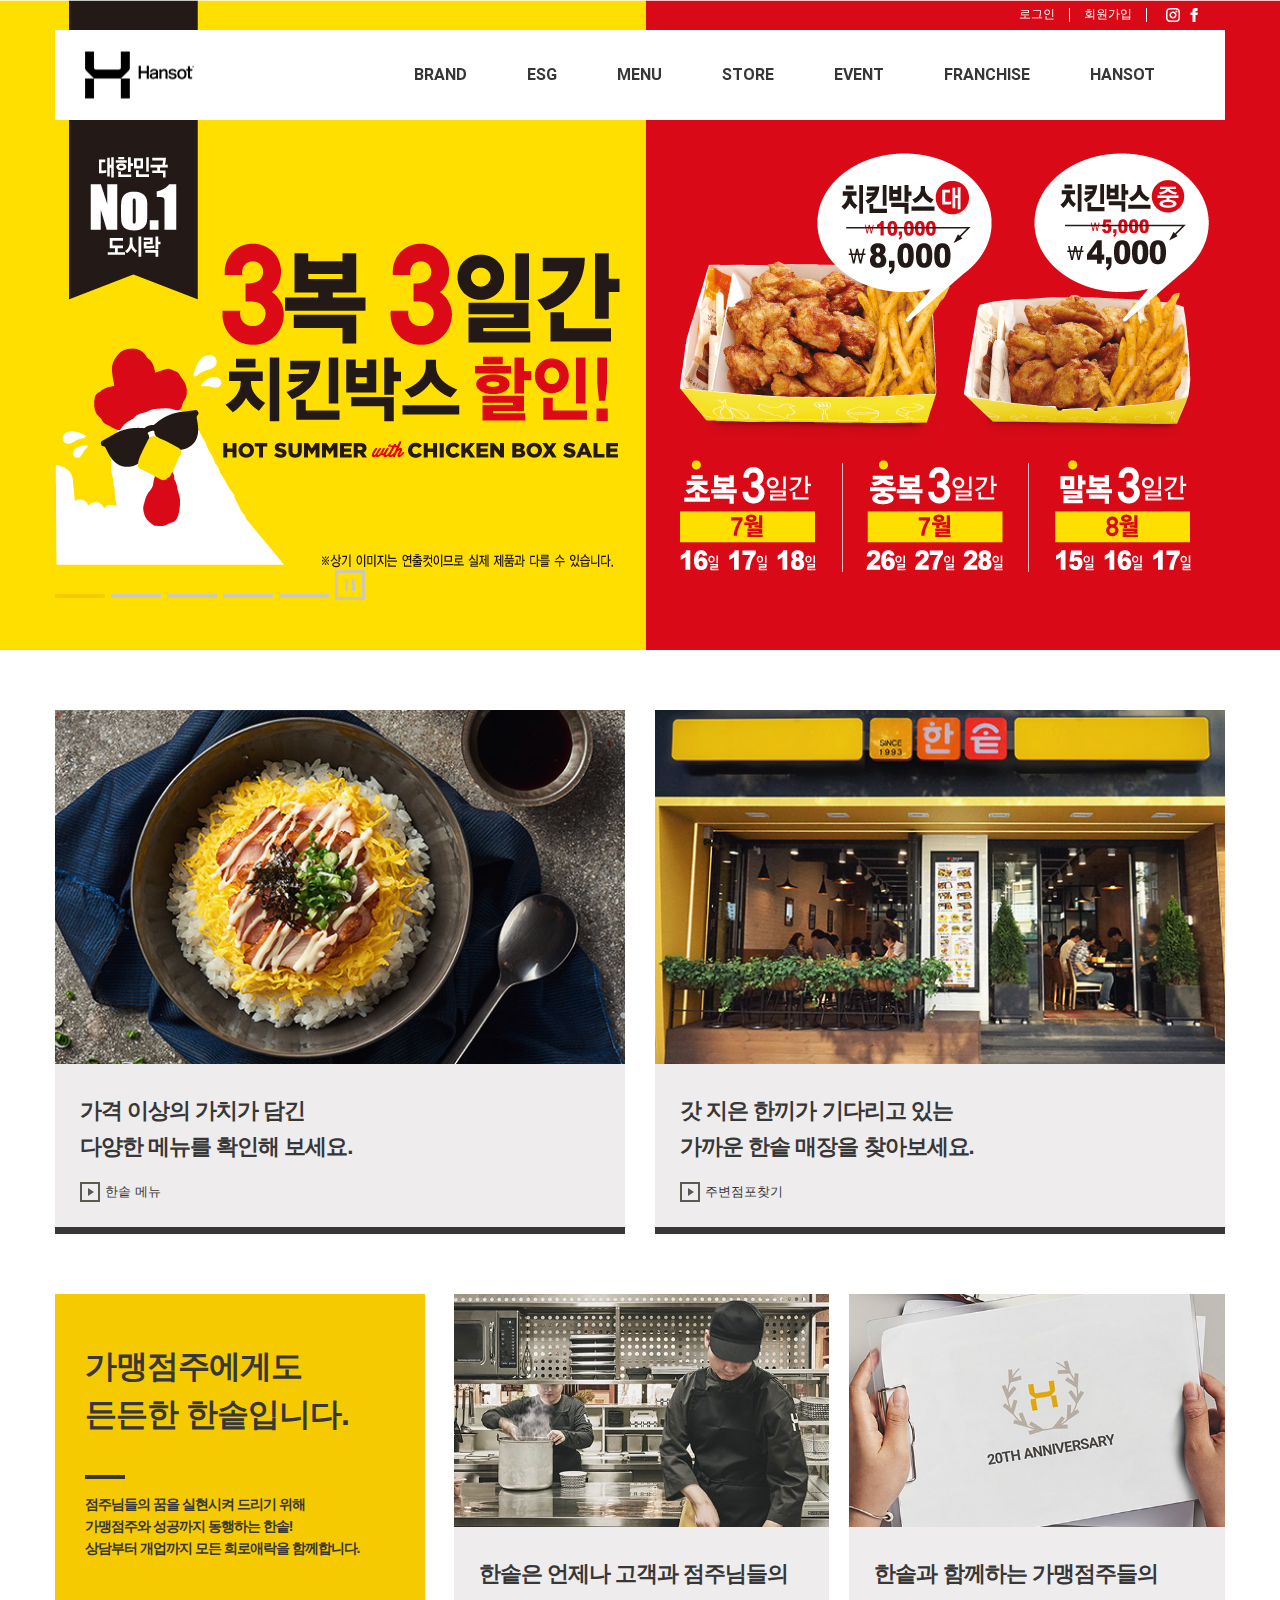
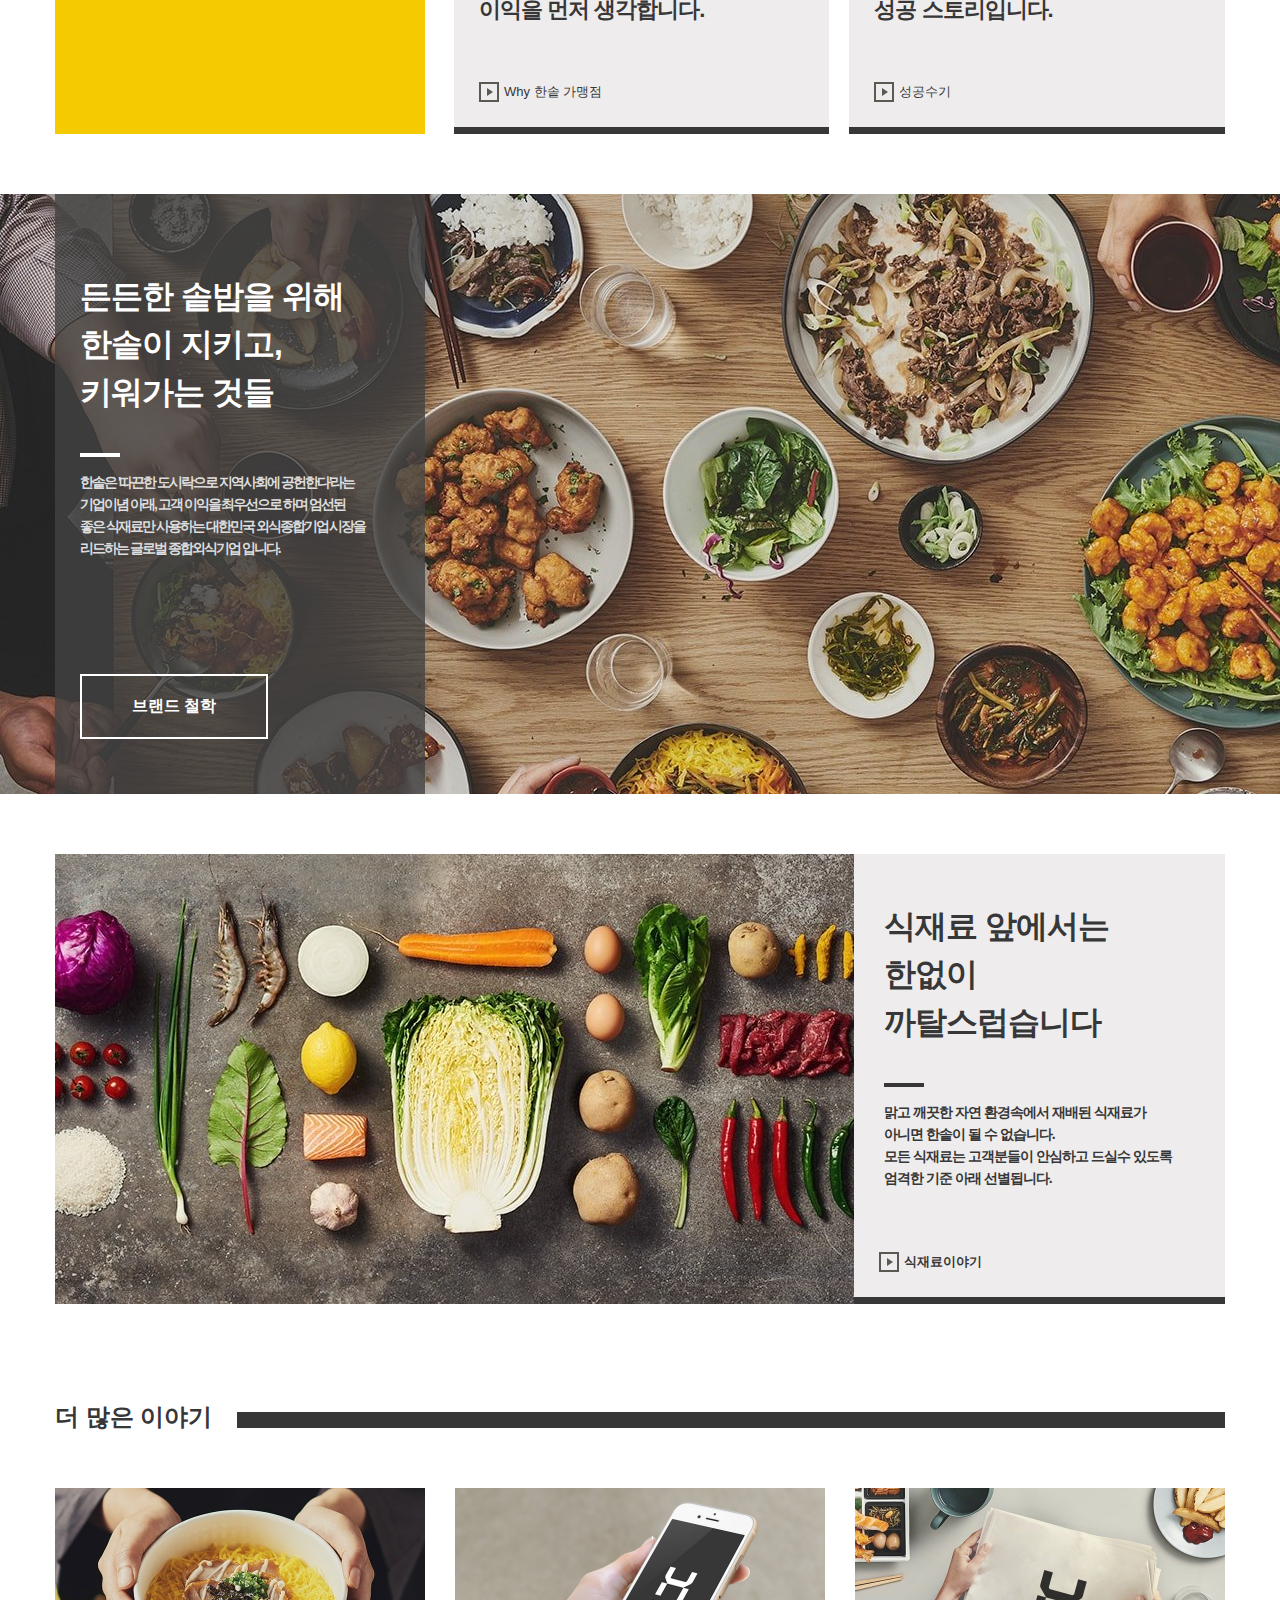
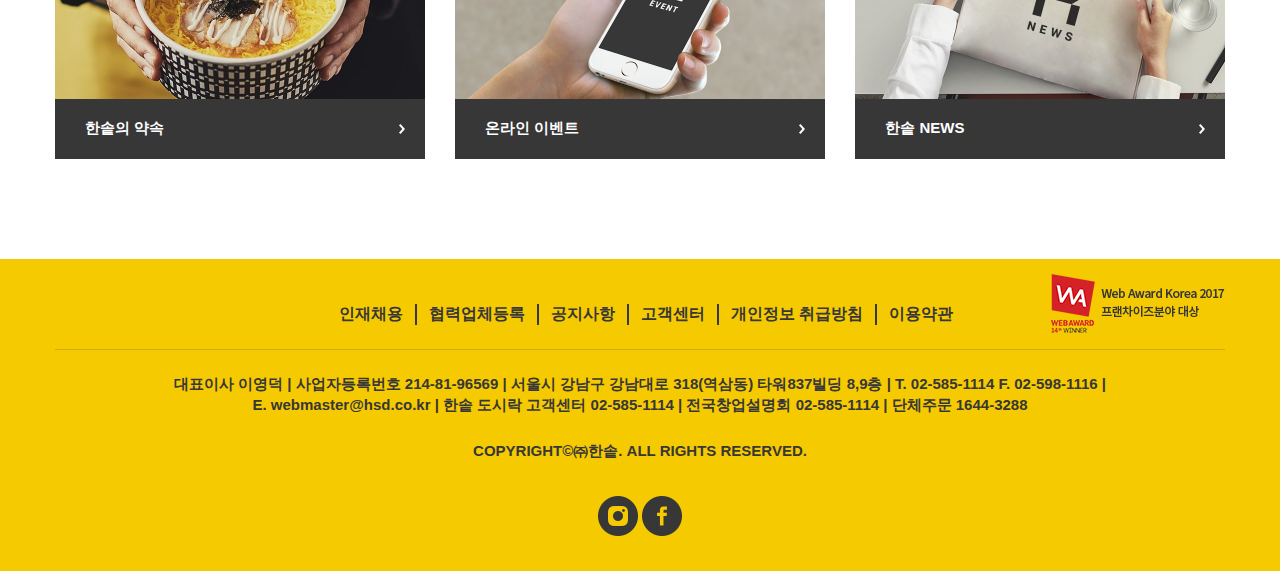
<file: hsd/index.html>
<!DOCTYPE html>
<html lang="ko">
<head>
  <meta charset="UTF-8">
  <meta http-equiv="X-UA-Compatible" content="IE=edge">
  <meta name="viewport" content="width=device-width, initial-scale=1.0">
  <title>한솥도시락clone_coding</title>
  
  <!-- css -->
  <link rel="stylesheet" type="text/css" href="css/reset.css">
  <link rel="stylesheet" type="text/css" href="css/index.css">
  <link rel="stylesheet" type="text/css" href="css/slick.css">

  <!-- js -->
  <script src="js/jquery-1.12.4.min.js"></script>
  <script src="js/jquery-ui-1.12.1.min.js"></script>
  <script src="js/slick.js"></script>
  <script src="js/common.js"></script>
  
</head>
<body>
  <ul class="skipMenu">
    <li>
      <a href="#" title="본문 바로가기">본문 바로가기</a>
    </li>
    <li>
      <a href="#" title="컨텐츠 바로가기">컨텐츠 바로가기</a>
    </li>
    <li>
      <a href="#" title="하단 바로가기">하단 바로가기</a>
    </li>
  </ul>
  <header class="headerWrap">
    <div class="headerInner">
      <div class="tNav">
        <div class="tNavList">
          <ul class="loginWrap">
            <li>
              <a href="#" title="로그인 페이지로 이동">로그인</a>
            </li>
            <li>
              <a href="#" title="회원가입 페이지로 이동">회원가입</a>
            </li>
          </ul>
          <ul class="snsWrap">
            <li>
              <a href="#" title="인스타그램 페이지로 이동">인스타그램</a>
            </li>
            <li>
              <a href="#" title="페이스북 페이지로 이동">페이스북</a>
            </li>
          </ul>
        </div>
      </div>
      <div class="bNav">
        <h1 class="logo">
          <a href="#" title="메인홈으로 이동">
            <img src="images/common/h1_logo.png" alt = "한솥도시락" class="pc">
            <img src="images/common/bg_w_h1_logo.png" alt = "한솥도시락" class="pc2">
            <img src="images/common/m_h1_logo.png" alt = "한솥도시락" class="mobile">
          </a>
        </h1>
        <nav class="gnb">
          <ul class="mainMenu">
            <li>
              <a href="#" title="브랜드 메인메뉴">BRAND</a>
              <ul class="subMenu">
                <li><a href="#" title="브랜드 스토리 새 창 열기">브랜드 스토리</a></li>
                <li><a href="#" title="브랜드 철학 새 창 열기">브랜드 철학</a></li>
                <li><a href="#" title="브랜드 유산 새 창 열기">브랜드 유산</a></li>
              </ul>
            </li>
            <li>
              <a href="#" title="ESG 메인메뉴">ESG</a>
              <ul class="subMenu">
                <li><a href="#" title="ESG경영이란? 새 창 열기">ESG경영이란?</a></li>
                <li><a href="#" title="환경보호(Environment) 새 창 열기">환경보호(Environment)</a></li>
                <li><a href="#" title="사회공헌(Social) 새 창 열기">사회공헌(Social)</a></li>
                <li><a href="#" title="윤리경영(Governance)">윤리경영(Governance)</a></li>
                <li><a href="#" title="세계40대 브랜드 선정">세계40대 브랜드 선정</a></li>
              </ul>
            </li>
            <li>
              <a href="#" title="MENU 메인메뉴">MENU</a>
              <ul class="subMenu">
                <li><a href="#" title="전체메뉴 새 창 열기">전체메뉴</a></li>
                <li><a href="#" title="식재료 이야기 새 창 열기">식재료 이야기</a></li>
                <li><a href="#" title="페루찬차마요커피 새 창 열기">페루찬차마요커피</a></li>
                <li><a href="#" title="단체 주문 새 창 열기">단체 주문</a></li>
              </ul>
            </li>
            <li>
              <a href="#" title="STORE 메인메뉴">STORE</a>
              <ul class="subMenu">
                <li><a href="#" title="주변점포찾기 새 창 열기">주변점포찾기</a></li>
              </ul>
            </li>
            <li>
              <a href="#" title="EVENT 메인메뉴">EVENT</a>
              <ul class="subMenu">
                <li><a href="#" title="이 달의 이벤트 새 창 열기">이 달의 이벤트</a></li>
                <li><a href="#" title="신규점 오픈이벤트 새 창 열기">신규점 오픈이벤트</a></li>
              </ul>
            </li>
            <li>
              <a href="#" title="FRANCHISE 메인메뉴">FRANCHISE</a>
              <ul class="subMenu">
                <li><a href="#" title="Why 한솥 가맹점 새 창 열기">Why 한솥 가맹점</a></li>
                <li><a href="#" title="성공수기 새 창 열기">성공수기</a></li>
                <li><a href="#" title="창업개설절차 새 창 열기">창업개설절차</a></li>
                <li><a href="#" title="예상 창업 비용 새 창 열기">예상 창업 비용</a></li>
                <li><a href="#" title="창업문의 새 창 열기">창업문의</a></li>
                <li><a href="#" title="창업설명회 일정·신청 새 창 열기">창업설명회 일정·신청</a></li>
              </ul>
            </li>
            <li>
              <a href="#" title="HANSOT 메인메뉴">HANSOT</a>
              <ul class="subMenu">
                <li><a href="#" title="한솥의 약속 새 창 열기">한솥의 약속</a></li>
                <li><a href="#" title="한솥의 비전 새 창 열기">한솥의 비전</a></li>
                <li><a href="#" title="연혁&수상 새 창 열기">연혁&수상</a></li>
                <li><a href="#" title="한솥 NEWS 새 창 열기">한솥 NEWS</a></li>
                <li><a href="#" title="오시는 길 새 창 열기">오시는 길</a></li>
                <li><a href="#" title="고객센터 새 창 열기">고객센터</a></li>
                <li><a href="#" title="인재채용 새 창 열기">인재채용</a></li>
              </ul>
            </li>
          </ul>
        </nav>
        <nav class="mobileNav">
          <ul class="mainMenu">
            <li>
              <a href="#" title="브랜드 메인메뉴">BRAND</a>
              <ul class="subMenu">
                <li><a href="#" title="브랜드 스토리 새 창 열기">브랜드 스토리</a></li>
                <li><a href="#" title="브랜드 철학 새 창 열기">브랜드 철학</a></li>
                <li><a href="#" title="브랜드 유산 새 창 열기">브랜드 유산</a></li>
              </ul>
            </li>
            <li>
              <a href="#" title="ESG 메인메뉴">ESG</a>
              <ul class="subMenu">
                <li><a href="#" title="ESG경영이란? 새 창 열기">ESG경영이란?</a></li>
                <li><a href="#" title="환경보호(Environment) 새 창 열기">환경보호(Environment)</a></li>
                <li><a href="#" title="사회공헌(Social) 새 창 열기">사회공헌(Social)</a></li>
                <li><a href="#" title="윤리경영(Governance) 새 창 열기">윤리경영(Governance)</a></li>
                <li><a href="#" title="세계40대 브랜드 선정 새 창 열기">세계40대 브랜드 선정</a></li>
              </ul>
            </li>
            <li>
              <a href="#" title="MENU 메인메뉴">MENU</a>
              <ul class="subMenu">
                <li><a href="#" title="전체메뉴 새 창 열기">전체메뉴</a></li>
                <li><a href="#" title="식재료 이야기 새 창 열기">식재료 이야기</a></li>
                <li><a href="#" title="페루찬차마요커피 새 창 열기">페루찬차마요커피</a></li>
                <li><a href="#" title="단체 주문 새 창 열기">단체 주문</a></li>
              </ul>
            </li>
            <li>
              <a href="#" title="STORE 메인메뉴">STORE</a>
              <ul class="subMenu">
                <li><a href="#" title="주변점포찾기 새 창 열기">주변점포찾기</a></li>
              </ul>
            </li>
            <li>
              <a href="#" title="EVENT 메인메뉴">EVENT</a>
              <ul class="subMenu">
                <li><a href="#" title="이 달의 이벤트 새 창 열기">이 달의 이벤트</a></li>
                <li><a href="#" title="신규점 오픈이벤트 새 창 열기">신규점 오픈이벤트</a></li>
              </ul>
            </li>
            <li>
              <a href="#" title="FRANCHISE 메인메뉴">FRANCHISE</a>
              <ul class="subMenu">
                <li><a href="#" title="Why 한솥 가맹점 새 창 열기">Why 한솥 가맹점</a></li>
                <li><a href="#" title="성공수기 새 창 열기">성공수기</a></li>
                <li><a href="#" title="창업개설절차 새 창 열기">창업개설절차</a></li>
                <li><a href="#" title="예상 창업 비용 새 창 열기">예상 창업 비용</a></li>
                <li><a href="#" title="창업문의 새 창 열기">창업문의</a></li>
                <li><a href="#" title="창업설명회 일정·신청 새 창 열기">창업설명회 일정·신청</a></li>
              </ul>
            </li>
            <li>
              <a href="#" title="HANSOT 메인메뉴">HANSOT</a>
              <ul class="subMenu">
                <li><a href="#" title="한솥의 약속 새 창 열기">한솥의 약속</a></li>
                <li><a href="#" title="한솥의 비전 새 창 열기">한솥의 비전</a></li>
                <li><a href="#" title="연혁&수상 새 창 열기">연혁&수상</a></li>
                <li><a href="#" title="한솥 NEWS 새 창 열기">한솥 NEWS</a></li>
                <li><a href="#" title="오시는 길 새 창 열기">오시는 길</a></li>
                <li><a href="#" title="고객센터 새 창 열기">고객센터</a></li>
                <li><a href="#" title="인재채용 새 창 열기">인재채용</a></li>
              </ul>
            </li>
          </ul>
        </nav>
        <div class="mobileBtn">
          <a href="#" title="모바일 메뉴버튼">
            <span class="line01"></span>
            <span class="line02"></span>
            <span class="line03"></span>
          </a>
        </div>
      </div>
    </div>
  </header> 
  <div class="visualWrap">
    <ul class="visualSlider">
      <li class="slider01"></li>
      <li class="slider02"></li>
      <li class="slider03"></li>
      <li class="slider04"></li>
      <li class="slider05"></li>
    </ul>
    <a href="#" title="재생/일시정지 버튼" class="pausePlayBtn"></a>
  </div>
  <div class="content01Wrap">
    <div class="content01Inner">
      <div class="tBanner">
        <ul class="clearfix">
          <li class="active">
            <a href="#" title="컨텐츠 페이지로 이동">
              <div class="tBannerImg">
                <img src="images/main/main_menu.jpg" alt="한솥 메뉴 이미지">
              </div>
              <div class="tBannerBox">
                <span class="tBannerTxt">가격 이상의 가치가 담긴</span>
                <span class="tBannerTxt">다양한 메뉴를 확인해 보세요.</span>
                <div class="iconSet">
                  <span class="iconImg"></span>
                  <span class="iconTxt">한솥 메뉴</span>
                </div>
              </div>
            </a>
          </li>
          <li class="active">
            <a href="#" title="컨텐츠 페이지로 이동">
              <div class="tBannerImg">
                <img src="images/main/main_store.jpg" alt="한솥 점포 이미지">
              </div>
              <div class="tBannerBox">
                <span class="tBannerTxt">갓 지은 한끼가 기다리고 있는</span>
                <span class="tBannerTxt">가까운 한솥 매장을 찾아보세요.</span>
                <div class="iconSet">
                  <span class="iconImg"></span>
                  <span class="iconTxt">주변점포찾기</span>
                </div>
              </div>
            </a>
          </li>
        </ul>
      </div>
      <div class="franchise clearfix">
        <h2 class="titleBox">
          <span class="title">
            가맹점주에게도<br>든든한 한솥입니다.
          </span>
          <span class="subText">
            점주님들의 꿈을 실현시켜 드리기 위해<br>
            가맹점주와 성공까지 동행하는 한솥!<br>
            상담부터 개업까지 모든 희로애락을 함께합니다.
          </span>
        </h2>
        <div class="franList">
          <ul class="clearfix">
            <li class="active">
              <a href="#" title="컨텐츠 페이지로 이동">
                <div class="tBannerImg">
                  <img src="images/main/main_franchise.jpg" alt="한솥 주방 이미지">
                </div>
                <div class="tBannerBox">
                  <span class="tBannerTxt">한솥은 언제나 고객과 점주님들의</span>
                  <span class="tBannerTxt">이익을 먼저 생각합니다.</span>
                  <div class="iconSet">
                    <span class="iconImg"></span>
                    <span class="iconTxt">Why 한솥 가맹점</span>
                  </div>
                </div>
              </a>
            </li>
            <li class="active">
              <a href="#" title="컨텐츠 페이지로 이동">
                <div class="tBannerImg">
                  <img src="images/main/main_review.jpg" alt="한솥 문서 이미지">
                </div>
                <div class="tBannerBox">
                  <span class="tBannerTxt">한솥과 함께하는 가맹점주들의</span>
                  <span class="tBannerTxt">성공 스토리입니다.</span>
                  <div class="iconSet">
                    <span class="iconImg"></span>
                    <span class="iconTxt">성공수기</span>
                  </div>
                </div>
              </a>
            </li>
          </ul>
        </div>
      </div>
    </div>
  </div>
  <div class="brandWrap" id="brandWrap">
    <div class="brandBg"></div>
    <div class="brandInner">
      <h2 class="titleBox">
        <span class="title">
          든든한 솥밥을 위해<br>
          한솥이 지키고,<br>
          키워가는 것들
        </span>
        <span class="subText">
          한솥은 '따끈한 도시락으로 지역사회에 공헌한다'라는<br>
          기업이념 아래, 고객 이익을 최우선으로 하며 엄선된<br>
          좋은 식재료만 사용하는 대한민국 외식종합기업 시장을<br>
          리드하는 글로벌 종합외식기업 입니다.
        </span>
        <a href="" title="브랜드 페이지로 이동">브랜드 철학</a>
      </h2>
    </div>
  </div>
  <div class="content02Wrap">
    <div class="content02Inner">
      <div class="foodWrap clearfix">
        <a href="#" title="식재료 페이지 이동">
          <div class="foodBanner">
            <img src="images/main/main_food.jpg" alt="재료 이미지">
          </div>
          <h2 class="titleBox">
            <span class="title">
              식재료 앞에서는<br>
              한없이<br>
              까탈스럽습니다<br>
            </span>
            <span class="subText">
              맑고 깨끗한 자연 환경속에서 재배된 식재료가<br>
              아니면 한솥이 될 수 없습니다.<br>
              모든 식재료는 고객분들이 안심하고 드실수 있도록<br>
              엄격한 기준 아래 선별됩니다.<br>
            </span>
            <div class="iconSet">
              <span class="iconImg"></span>
              <span class="iconTxt">식재료이야기</span>
            </div>
          </h2>
        </a>
      </div>
      <div class="storyWrap">
        <h2>
          <span class="storyTit">더 많은 이야기</span>
        </h2>
        <div class="storyList">
          <ul class="clearfix">
            <li>
              <a href="#" title="페이지 이동">
                <img src="images/main/main_promise.jpg" alt="한솥의 약속">
                <div class="storyBox">
                  <span class="storySubTit">한솥의 약속</span>
                  <span class="storyIcon"></span>
                </div>
              </a>
            </li>
            <li>  
              <a href="#" title="페이지 이동">
                <img src="images/main/main_event.jpg" alt="온라인 이벤트">
                <div class="storyBox">
                  <span class="storySubTit">온라인 이벤트</span>
                  <span class="storyIcon"></span>
                </div>
              </a>
            </li>

            <li>
              <a href="#" title="페이지 이동">
                <img src="images/main/main_news.jpg" alt="한솥 NEWS">
                <div class="storyBox">
                  <span class="storySubTit">한솥 NEWS</span>
                  <span class="storyIcon"></span>
                </div>
              </a>
            </li>
          </ul>
        </div>
      </div>
    </div>
  </div>
  <footer class="footerWrap">
    <div class="footerInner">
      <div class="fTop">
        <div class="fNavList">
          <ul class="fNav clearfix">
            <li class="none"><a href="#" title="메뉴 이동">인재채용</a></li>
            <li class="none"><a href="#" title="메뉴 이동">협력업체등록</a></li>
            <li><a href="#" title="메뉴 이동">공지사항</a></li>
            <li><a href="#" title="메뉴 이동">고객센터</a></li>
            <li><a href="#" title="메뉴 이동">개인정보 취급방침</a></li>
            <li><a href="#" title="메뉴 이동">이용약관</a></li>
          </ul>
        </div>
        <div class="award">
          <img src="images/common/logo_webaward2017.png" alt="2017 웹어워드 수상">
        </div>
      </div>
      <div class="fBottom">
        <p class="infoPc">
          대표이사 이영덕 |
          사업자등록번호 214-81-96569 |
          서울시 강남구 강남대로 318(역삼동) 타워837빌딩 8,9층 |
          T. 02-585-1114 F. 02-598-1116 |<br>
          E. webmaster@hsd.co.kr |
          한솥 도시락 고객센터 02-585-1114 |
          전국창업설명회 02-585-1114 |
          단체주문 1644-3288 
        </p>
        <div class="infoM">
          <button>한솥 사업자 정보<span class="infoArrow"></span></button>
          <div class="infoMList">
            <p>
              대표이사 이영덕 |
              사업자등록번호 214-81-96569 |<br>
              서울시 강남구 강남대로 318(역삼동) 타워837빌딩 8,9층 |<br>
              T. 02-585-1114 F. 02-598-1116 |<br>
              E. webmaster@hsd.co.kr
            </p>
            <div class="callList">
              <ul>
                <li>
                  한솔고객센터<br>
                  02-585-1114
                </li>
                <li>
                  전국창업설명회<br>
                  02-585-1114
                </li>
                <li>
                  단체주문<br>
                  1644-3288
                </li>
              </ul>
            </div>
          </div>
        </div>
        <p class="copy">
          COPYRIGHT©㈜한솥. ALL RIGHTS RESERVED.
        </p>
        <div class="fSns">
          <ul>
            <li class="insta"><a href="#" title="인스타그램 페이지 이동"></a></li>
            <li class="facebook"><a href="#" title="페이스북 페이지 이동"></a></li>
          </ul>
        </div>
      </div>
    </div>
  </footer>
</body>
</html>
</file>
<file: hsd/css/index.css>
/* font setup */

/* 국문bold */
@font-face {
  font-family: 'NotoSans';
  font-weight: bold;
  src: local('NotoSans'),
    /*사용자 컴터에 notosans체 있는지 먼저 확인*/
    url("../font/NotoSansCJKkr-Bold-Alphabetic.eot") format('eot'),
    url("../font/NotoSansCJKkr-Bold-Alphabetic.woff") format('woff'),
    url("../font/NotoSansCJKkr-Bold-Alphabetic.woff2") format('woff2'),
    url("../font/NotoSansCJKkr-Bold-Alphabetic.ttf") format('truetype');
}

/* 국문medium */
@font-face {
  font-family: 'NotoSans';
  font-weight: 500;
  src: local('NotoSans'),
    url("../font/NotoSansCJKkr-Medium-Alphabetic.eot") format('eot'),
    url("../font/NotoSansCJKkr-Medium-Alphabetic.woff") format('woff'),
    url("../font/NotoSansCJKkr-Medium-Alphabetic.woff2") format('woff2'),
    url("../font/NotoSansCJKkr-Medium-Alphabetic.ttf") format('truetype');
}

/* 국문regular */
@font-face {
  font-family: 'NotoSans';
  font-weight: normal;
  src: local('NotoSans'),
    url("../font/NotoSansCJKkr-Regular-Alphabetic.eot") format('eot'),
    url("../font/NotoSansCJKkr-Regular-Alphabetic.woff") format('woff'),
    url("../font/NotoSansCJKkr-Regular-Alphabetic.woff2") format('woff2'),
    url("../font/NotoSansCJKkr-Regular-Alphabetic.ttf") format('truetype');
}


/*영문 setup*/

/* 영문 bold */
@font-face {
  font-family: 'Roboto';
  font-weight: bold;
  src: local('Roboto'),
    url('../font/Roboto-Bold.eot') format('eot'),
    url('../font/Roboto-Bold.woff') format('woff'),
    url('../font/Roboto-Bold.woff2') format('woff2'),
    url('../font/Roboto-Bold.ttf') format('truetype');
}

/* 영문 Medium */
@font-face {
  font-family: 'Roboto';
  font-weight: 500;
  src: local('Roboto'),
    url('../font/Roboto-Medium.eot') format('eot'),
    url('../font/Roboto-Medium.woff') format('woff'),
    url('../font/Roboto-Medium.woff2') format('woff2'),
    url('../font/Roboto-Medium.ttf') format('truetype');
}

/* 영문 Regular */
@font-face {
  font-family: 'Roboto';
  font-weight: normal;
  src: local('Roboto'),
    url('../font/Roboto-Regular.eot') format('eot'),
    url('../font/Roboto-Regular.woff') format('woff'),
    url('../font/Roboto-Regular.woff2') format('woff2'),
    url('../font/Roboto-Regular.ttf') format('truetype');
}

html,
body {
  font: normal 16px 'NotoSans';
}

.clearfix:after {
  content: "";
  display: block;
  clear: both;
}

/* skipMenu */
ul.skipMenu>li>a {
  width: 1px;
  height: 1px;
  display: block;
  font-size: 0;
  line-height: 0;
  text-decoration: none;
  position: absolute;
  top: 0;
  left: 0;
}

ul.skipMenu>li>a:focus {
  width: 100%;
  height: 30px;
  color: white;
  background-color: black;
  font-size: 14px;
  line-height: 30px;
  text-align: center;
  z-index: 2;
}

/* header */
header.headerWrap {
  width: 100%;
  height: 120px;
  position: fixed;
  top: 0;
  left: 0;
  background-color: transparent;
  z-index: 9999;
}

div.headerInner {
  width: 1170px;
  height: 120px;
  margin: 0 auto;
}

div.tNav {
  width: 100%;
  height: 30px;
  background-color: transparent;
  padding: 8px 0;
  box-sizing: border-box;
}

div.tNavList {
  float: right;
  height: 100%;
}

div.tNavList>ul {
  float: left;
  height: 100%;
}

div.tNavList>ul>li {
  float: left;
  height: 100%;
}

ul.loginWrap>li {
  border-right: solid 1px #fff;
}

ul.loginWrap>li>a {
  color: #fff;
  font-size: 12px;
  line-height: 14px;
  display: block;
  padding: 0px 14px;
}

ul.snsWrap {
  padding: 0 24px 0 12px;
}

ul.snsWrap>li {
  width: 14px;
  height: 14px;
  margin-left: 7px;
}

ul.snsWrap>li>a {
  display: block;
  text-indent: -9999px;
  background-image: url("../images/common/icon_sns_01.png");
  background-size: 56px 14px;
  background-repeat: no-repeat;
  width: 100%;
  height: 100%;
}

ul.snsWrap>li:first-child>a {
  background-position: -28px;
}

ul.snsWrap>li:last-child>a {
  background-position: -42px 0;
}

/* bNav */
div.bNav {
  width: 100%;
  height: 90px;
  background-color: white;
  position: relative;
  left: 0;
  top: 0;
}

h1.logo {
  width: 109px;
  height: 47px;
  position: absolute;
  top: 50%;
  left: 30px;
  transform: translateY(-50%);
}

img.pc2,
img.mobile {
  display: none;
}

/* nav */
nav.gnb {
  height: 90px;
  position: absolute;
  top: 0px;
  right: 0px;
}

nav.gnb>ul.mainMenu {
  height: 100%;
  padding-right: 40px;
}

nav.gnb>ul.mainMenu>li {
  float: left;
  height: 100%;
  padding: 0px 30px;
  position: relative;
}

nav.gnb>ul.mainMenu>li>a {
  display: block;
  width: 100%;
  height: 100%;
  font: bold 16px 'Roboto';
  line-height: 90px;
}

nav.gnb>ul.mainMenu>li>a:after {
  content: "";
  display: block;
  width: 0;
  height: 6px;
  background-color: #f6ca00;
  position: relative;
  top: -6px;
  left: 0px;
  transition: all 0.3s;
  margin: 0px auto;
  /* 가운데부터 시작 */
  -webkit-transition: all 0.3s;
  -moz-transition: all 0.3s;
}

nav.gnb>ul.mainMenu>li.on>a:after {
  width: 100%;
}

nav.gnb>ul.mainMenu>li.on>a {
  color: #f6ca00;
}

/* submenu */
nav.gnb ul.subMenu {
  position: absolute;
  top: 90px;
  left: 0px;
  text-align: center;
  width: 100%;
  z-index: 99;
  padding-top: 20px;
  box-sizing: border-box;
  line-height: 40px;
}

nav.gnb ul.subMenu>li {
  height: 50px;
}

nav.gnb ul.subMenu>li>a {
  display: block;
  color: black;
  font: normal 13px 'NotoSans';
  line-height: 120%;
  cursor: pointer;
}

nav.gnb ul.subMenu>li.on>a {
  text-decoration: underline;
}

div.mainBg {
  position: absolute;
  width: 100%;
  height: 350px;
  top: 90px;
  left: 0px;
  background-color: rgba(255, 255, 255, .9);
}

/* mobileNav */
nav.mobileNav {
  display: none;
  position: fixed;
  left: 0px;
  top: 0px;
  width: 100%;
  height: 100%;
  background-color: white;
  padding-top: 60px;
  box-sizing: border-box;
}

nav.mobileNav>ul {
  width: 100%;
  height: 100%;
}

nav.mobileNav>ul>li>a {
  display: inline-block;
  margin-left: 40px;
  box-sizing: border-box;
  font-family: 'Roboto';
  font-weight: bold;
  position: relative;
  height: 56px;
  padding-top: 15px;
}

nav.mobileNav>ul>li.on>a:after {
  content: '';
  display: block;
  height: 6px;
  background-color: #f6ca00;
  position: absolute;
  top: 56px;
  margin: 0px auto;
  transform: 0.3s;
  width: 100%;

}

nav.mobileNav>ul>li>a:hover {
  color: #f6ca00;
}

nav.mobileNav>ul>li.on>a {
  color: #f6ca00;
}

nav.mobileNav .subMenu {
  width: 100%;
  padding: 35px 40px;
  background-color: #eeecec;
  box-sizing: border-box;
}

nav.mobileNav .subMenu>li {
  margin-bottom: 7px;
}

nav.mobileNav .subMenu>li:last-child {
  margin-bottom: 0px;
}

nav.mobileNav .subMenu>li>a {
  font: normal 14px 'Notosans';
  color: #666666;
}


/* mobileBtn */
div.mobileBtn {
  width: 25px;
  height: 22px;
  position: absolute;
  top: 20px;
  right: 15px;
  z-index: 999999;
  display: none;
}

div.mobileBtn>a {
  display: block;
  width: 100%;
  height: 100%;
  position: relative;
  transition: all 0.5s;
  -webkit-transition: all 0.5s;
  -moz-transition: all 0.5s;
}

div.mobileBtn>a>span {
  display: block;
  width: 100%;
  height: 4px;
  background-color: #333333;
  position: absolute;
  left: 0px;
  transition: all 0.5s;
  -webkit-transition: all 0.5s;
}

span.line01 {
  top: 0px;
}

span.line02 {
  top: 9px;
}

span.line03 {
  top: 17px;
}

/* headerScroll event */
header.headerWrap.on {
  height: 60px;
  background-color: #333333;
}

header.headerWrap.on div.tNav {
  display: none;
}

header.headerWrap.on div.bNav {
  height: 60px;
  background-color: transparent;
}

header.headerWrap.on div.bNav h1 {
  width: 27px;
  height: 28px;
}

header.headerWrap.on div.bNav h1 .pc {
  display: none;
}

header.headerWrap.on div.bNav h1 .pc2 {
  display: block;
  height: 28px;
}

header.headerWrap.on nav.gnb>ul>li>a {
  line-height: 60px;
  color: #ffffff;
}

header.headerWrap.on ul.subMenu,
header.headerWrap.on div.mainBg {
  top: 60px;
}


/* mobile btn animation */
span.line01.on {
  top: 9px
}

span.line02.on {
  /* width값으로 길이 조절하게되면 기본적으로 left:0을 기준으로 줄어들게 된다. */
  transform: scaleX(0);
}

span.line03.on {
  transform: rotate(90deg);
  -webkit-transition: rotate(90deg);
  top: 9px;
}

div.mobileBtn a.on {
  transform: rotate(45deg);
}

/* visual */

div.visualWrap {
  width: 100%;
  height: 650px;
  position: relative;
}

ul.visualSlider {
  width: 100%;
  height: 100%;
}

ul.visualSlider li {
  width: 100%;
  height: 100%;
  background-size: cover;
  background-repeat: no-repeat;
  background-position: center center;
}

ul.visualSlider li.slider01 {
  background-image: url(../images/main/main_web_slider01.jpg);
}

ul.visualSlider li.slider02 {
  background-image: url(../images/main/main_web_slider02.jpg);
}

ul.visualSlider li.slider03 {
  background-image: url(../images/main/main_web_slider03.jpg);
}

ul.visualSlider li.slider04 {
  background-image: url(../images/main/main_web_slider04.jpg);
}

ul.visualSlider li.slider05 {
  background-image: url(../images/main/main_web_slider05.jpg);
}


/* slick-set */
div.slick-list,
div.slick-track,
div.slick-slide div {
  height: 100%;
}

ul.visualSlider ul.slick-dots {
  position: absolute;
  width: 1170px;
  height: 30px;
  padding: 13px 0px;
  box-sizing: border-box;
  left: 50%;
  transform: translateX(-50%);
  z-index: 99;
  bottom: 50px;
}

ul.visualSlider ul.slick-dots li {
  width: 50px;
  height: 4px;
  float: left;
  margin-right: 6px;
}

ul.visualSlider ul.slick-dots li:last-child {
  margin-right: 0px;
}

ul.visualSlider ul.slick-dots li button {
  width: 100%;
  height: 100%;
  background-color: #cfc8be;
  border: none;
  text-indent: -9999px;
  cursor: pointer;
  font-size: 0px;
}

ul.visualSlider ul.slick-dots li.slick-active button {
  background-color: #f6ca00;
}

a.pausePlayBtn {
  display: block;
  width: 30px;
  height: 30px;
  position: absolute;
  left: 0px;
  bottom: 50px;
  background-image: url(../images/icon/icon_play.png);
  background-size: 60px 30px;
  z-index: 99;
}

a.pausePlayBtn.on {
  background-position: 30px 30px;
}

/* active */
li.active {
  width: 48.7%;
  margin-right: 2.6%;
  border-bottom: 7px solid #373737;
  box-sizing: border-box;
  background-color: #eeeced;
  float: left;
}

li.active:last-child {
  margin-right: 0px;
}

li.active a {
  display: block;
  width: 100%;
  height: 100%;
  position: relative;
}

li.active img {
  width: 100%
}

li.active a:after {
  content: "";
  display: block;
  width: 0px;
  height: 7px;
  position: absolute;
  bottom: -7px;
  background-color: #f6ca00;
  transition: all 0.5s;
  left: 0px;
  right: 0px;
  /* left:0과 right:0을 같이주면 가운데로 잡힌다.*/
  margin: 0px auto;
}

li.active a:hover:after {
  width: 100%;
}

div.tBannerBox {
  padding: 25px;
  box-sizing: border-box;
}

span.tBannerTxt {
  display: block;
  font-size: 22px;
  line-height: 36px;
  color: #373737;
  font-weight: bold;
  letter-spacing: -1px;
}

div.iconSet {
  height: 20px;
  position: absolute;
  left: 25px;
  bottom: 25px;
}

div.iconSet span {
  display: block;
  float: left;
}

span.iconImg {
  width: 20px;
  height: 20px;
  background-image: url('../images/icon/btn_link.png');
  background-size: 40px 20px;
  transition: all 0.5s;
  margin-right: 5px;
}

span.iconTxt {
  font-size: 13px;
  color: #373737;
  line-height: 20px;
}

li.active a:hover span.iconImg {
  background-position: -20px 0px;
}

div.tBanner {
  width: 100%;
  margin: 0px auto;
  margin-bottom: 60px;
}

div.tBanner ul {
  width: 100%;
  height: 100%;
}

div.tBanner ul li.active {
  height: 524px;
}

div.content01Wrap {
  width: 100%;
  padding: 60px 0;
  box-sizing: border-box;
  background-color: #ffffff;
}

div.content01Inner {
  width: 1170px;
  margin: 0px auto;
}

/* franchise */
div.franchise {
  width: 100%;
  margin: 0px auto;
}

h2.titleBox {
  width: 31.6%;
  height: 440px;
  margin-right: 2.5%;
  background-color: #f6ca00;
  float: left;
  padding: 50px 30px;
  box-sizing: border-box;
}

h2.titleBox span.title {
  font-size: 32px;
  color: #373737;
  line-height: 48px;
  margin-bottom: 15px;
  letter-spacing: -1px;
  display: block;
}

h2.titleBox span.title:after {
  content: "";
  display: block;
  width: 40px;
  height: 4px;
  background-color: #373737;
  margin-top: 35px;
}

h2.titleBox span.subText {
  font-size: 14px;
  font-weight: bold;
  color: #373737;
  line-height: 22px;
  letter-spacing: -1px;
  display: block;
}

div.franList {
  float: left;
  width: 65.9%;
}

div.franList ul {
  width: 100%;
}

div.franList ul li.active {
  height: 440px;
}

div.brandWrap {
  width: 100%;
  height: 600px;
  position: relative;
  overflow: hidden;
}

div.brandBg {
  width: 100%;
  height: 100%;
  background-image: url('../images/main/main_visual_02.jpg');
  background-repeat: no-repeat;
  background-size: cover;
  transition: all 2s;
  -webkit-transition: all 2s;
  position: absolute;
  top: 0px;
  left: 0px;
  z-index: 5;
}

div.brandBg:hover {
  transform: scale(1.05);
  -webkit-transform: scale(1.05);
}

div.brandInner {
  /* brandBg보다 아래있음.*/
  width: 1170px;
  height: 100%;
  position: relative;
  margin: 0px auto;
}

div.brandInner h2.titleBox {
  /* brandBg보다 위에있음.*/
  position: absolute;
  top: 0px;
  left: 0px;
  z-index: 6;
  width: 370px;
  height: 100%;
  background-color: rgba(66, 66, 66, 0.8);
  padding-top: 80px;
  padding-left: 25px;
}

div.brandInner h2.titleBox span.title {
  color: #ffffff;
  display: block;
}

div.brandInner h2.titleBox span.title:after {
  background-color: #ffffff;
}

div.brandInner h2.titleBox span.subText {
  color: #dddddd;
  letter-spacing: -2px;
  display: block;
}

div.brandInner h2.titleBox a {
  display: inline-block;
  padding: 20px 50px;
  border: 2px solid #ffffff;
  color: #ffffff;
  font-weight: bold;
  font-size: 16px;
  transition: all 0.5s;
  -webkit-transition: all 0.5s;
  position: absolute;
  bottom: 55px;
}

div.brandInner h2.titleBox a:hover {
  color: #373737;
  background-color: #ffffff;
}

div.content02Wrap {
  width: 100%;
  padding: 60px 0px 100px;
  box-sizing: border-box;
  background-color: #ffffff;
}

div.content02Inner {
  width: 1170px;
  margin: 0px auto;
}

div.foodWrap {
  width: 100%;
}

div.foodWrap a {
  display: block;
  width: 100%;
  height: 100%;
}

div.foodBanner {
  width: 68.3%;
  height: 450px;
  float: left;
  overflow: hidden;
}

div.foodBanner img {
  height: 100%;
  display: block;
}

div.foodWrap h2.titleBox {
  width: 31.7%;
  height: 450px;
  float: left;
  margin: 0px;
  background-color: #eeeced;
  border-bottom: solid 7px #373737;
  box-sizing: border-box;
  position: relative;
}

div.foodWrap h2.titleBox:after {
  content: "";
  display: block;
  width: 0px;
  height: 7px;
  background-color: #f6ca00;
  position: absolute;
  bottom: -7px;
  left: 0px;
  right: 0px;
  margin: 0px auto;
  transition: all 0.5s;
}

div.foodWrap:hover h2.titleBox:after {
  width: 100%;
}

div.foodWrap:hover span.iconImg {
  background-position: -20px 0px;
}

div.foodWrap p.subText span {
  display: block;
}


/* story */
div.storyWrap {
  width: 100%;
  margin-top: 100px;
}

div.storyWrap h2 {
  width: 100%;
  height: 24px;
  margin-bottom: 60px;
  background-image: url(../images/main/title_line2.png);
  background-repeat: repeat-x;
  background-position: left bottom;
}

div.storyWrap h2 span.storyTit {
  background-color: #ffffff;
  font-size: 24px;
  color: #373737;
  line-height: 24px;
  padding-right: 25px;
}

div.storyList {
  width: 100%;
  height: auto;
}

div.storyList ul {
  width: 100%;
  height: 100%;
}

div.storyList ul li {
  width: 31.6%;
  height: 100%;
  margin-right: 2.6%;
  float: left;
  position: relative;
}

div.storyList ul li:last-child {
  margin-right: 0px;
}

div.storyList ul li a {
  display: block;
  width: 100%;
  height: 100%;
}

div.storyList ul li a img {
  width: 100%;
}

div.storyBox {
  width: 100%;
  height: 60px;
  padding: 20px 20px 20px 30px;
  box-sizing: border-box;
  background-color: #373737;
  position: absolute;
  bottom: 0px;
  left: 0px;
}

div.storyBox span.storySubTit {
  font-size: 15px;
  color: #ffffff;
  font-weight: bold;
  float: left;
}

div.storyBox span.storyIcon {
  display: block;
  width: 6px;
  height: 20px;
  background-image: url('../images/icon/icon_cont_more.png');
  background-repeat: no-repeat;
  background-size: 12px 10px;
  background-position: left center;
  float: right;
}

div.storyList ul li:hover span.storySubTit {
  color: #f6ca00;
}

div.storyList ul li:hover span.storyIcon {
  background-position: -6px center;
}

/* footer */
footer.footerWrap {
  width: 100%;
  background-color: #f6ca00;
  padding: 15px 0px 30px;
  box-sizing: border-box;
}

div.footerInner {
  width: 1170px;
  margin: 0px auto;
  position: relative;
}

div.fTop {
  width: 100%;
  border-bottom: 1px solid rgba(66, 66, 66, 0.2);
  position: relative;
  text-align: center;
  min-height: 75px;
}

div.fNavList {
  padding-top: 30px;
}

ul.fNav {
  height: 100%;
  width: 100%;
  font-size: 0px;
}

ul.fNav li {
  display: inline-block;
  padding: 0px 12px;
  border-right: 2px solid #373737;
}

ul.fNav li:last-child {
  border: none;
  padding-right: 0px;
}

ul.fNav li a {
  font-size: 16px;
  color: #373737;
  font-weight: 700;
}

div.award {
  position: absolute;
  top: 0px;
  right: 0px;
}

/* fBottom */
div.fBottom {
  width: 100%;
  padding-top: 25px;
  box-sizing: border-box;
}

p.infoPc {
  width: 100%;
  text-align: center;
  font-size: 15px;
  line-height: 21px;
  font-weight: 700;
  color: #373737;
  margin-bottom: 25px;
}

p.copy {
  width: 100%;
  text-align: center;
  font-size: 15px;
  font-weight: bold;
  color: #373737;
  margin-bottom: 35px;
}

div.fSns {
  width: 100%;
  text-align: center;
}

div.fSns ul {
  width: 100%;
  height: 100%;
}

div.fSns ul li {
  display: inline-block;
  width: 40px;
  height: 40px;
}

div.fSns ul li a {
  display: block;
  width: 100%;
  height: 100%;
  background-image: url('../images/common/icon_sns_02.png');
  background-repeat: no-repeat;
  background-size: 80px 40px;
}

div.fSns ul li.facebook a {
  background-position: -40px 0px;
}

div.infoM button {
  width: 100%;
  height: 50px;
  background-color: transparent;
  border: none;
  border-top: 1px solid #373737;
  border-bottom: 1px solid #373737;
  box-sizing: border-box;
  font-weight: bold;
  cursor: pointer;
}

div.infoM button span.infoArrow {
  display: inline-block;
  width: 12px;
  height: 8px;
  background-image: url('../images/icon/icon_select_down.png');
  background-size: 12px 8px;
  margin-left: 10px;
}

div.infoM button span.infoArrow.on {
  transform: rotate(180deg);
  -webkit-transform: rotate(180deg);
}

div.infoMList {
  width: 100%;
  padding: 30px 10px;
  box-sizing: border-box;
  background-color: #dfb206;
}

div.infoMList p {
  font-size: 15px;
  line-height: 21px;
  font-weight: bold;
  color: #373737;
  margin-bottom: 20px;
}

div.callList {
  width: 100%;
}

div.callList ul li {
  display: inline-block;
  padding: 0px 15px;
  font-weight: bold;
  border-left: 2px solid #cfa608;
  font-size: 15px;
  color: #373737;
}

div.callList ul li:first-child {
  border-left: none;
  padding-left: 0px;
}

div.infoM {
  display: none;
}

@media screen and (max-width:1170px) {

  div.headerInner,
  ul.visualSlider ul.slick-dots,
  div.brandInner,
  div.content02Inner,
  div.footerInner {
    width: 100%;
  }

  div.visualWrap {
    height: 380px;
  }

  div.content01Inner {
    width: 98%;
  }

  div.tBanner ul li.active {
    height: auto;
  }

  div.tBannerBox {
    height: 140px;
  }

  span.tBannerTxt {
    font-size: 18px;
    line-height: 27px;
    display: inline;
  }
}

@media screen and (max-width:1024px) {

  header.headerWrap,
  div.bNav {
    height: 60px;
  }

  div.tNav,
  nav.gnb,
  img.pc,
  div.storyWrap {
    display: none;
  }

  h1.logo {
    width: 25px;
    height: 26px;
    left: 15px;
  }

  img.mobile {
    display: block;
    width: 100%;
  }

  div.mobileBtn,
  nav.mobileNav {
    display: block;
  }

  div.foodWrap span.subText br {
    display: none;
  }

  /* food */
  div.foodWrap div.foodBanner {
    width: 60%;
  }

  div.foodWrap h2.titleBox {
    width: 40%;
  }

  div.foodWrap p.subText span {
    display: inline;
  }

  /* footer */
  div.fTop {
    border-bottom: none;
  }

  div.fNavList {
    margin-bottom: 80px;
  }

  ul.fNav li {
    border-right: none;
  }

  ul.fNav li.none {
    display: none;
  }

  div.award {
    position: relative;
    top: 0px;
    left: 0px;
  }

  div.fBottom {
    margin: 0 auto;
    width: 80%;
  }

  p.infoPc {
    display: none;
  }

  div.fSns {
    position: absolute;
    top: 80px;
    left: 0;
  }

  div.infoM {
    display: block;
  }

  p.copy {
    margin-top: 35px;
    margin-bottom: 0;
  }
}

@media screen and (max-width:768px) {

  ul.visualSlider li.slider01 {
    background-image: url(../images/main/main_mobile_slider01.jpg);
  }

  ul.visualSlider li.slider02 {
    background-image: url(../images/main/main_mobile_slider02.jpg);
  }

  ul.visualSlider li.slider03 {
    background-image: url(../images/main/main_mobile_slider03.jpg);
  }

  h2.titleBox {
    width: 100%;
    margin-right: 0px;
    margin-bottom: 13px;
    height: 300px;
    padding: 50px 15px;
  }

  div.franList {
    width: 100%;
  }

  div.franList ul li.active {
    height: auto;
  }

  div.brandWrap {
    height: 550px;
  }

  div.brandInner h2.titleBox {
    width: 90%;
    height: 90%;
    top: 5%;
    left: 5%;
    padding-top: 40px;
  }

  div.content02Inner {
    width: 90%;
  }

  div.foodWrap div.foodBanner,
  div.foodWrap div.foodBanner img {
    width: 100%;
    height: auto;
  }

  div.foodWrap h2.titleBox {
    width: 100%;
    height: 360px;
    padding: 45px 20px;
  }

  div.foodWrap h2.titleBox span.title {
    font-size: 24px;
    line-height: 30px;
  }

}

@media screen and (max-width: 414px) {

  div.tBanner {
    width: 95%;
  }

  div.tBanner ul li.active {
    width: 100%;
    margin-right: 0px;
    margin-bottom: 20px;
  }

  h2.titleBox {
    height: 450px;
    margin-bottom: 0px;
  }

  div.franList {
    padding: 0px 16px;
    box-sizing: border-box;
    margin-top: -120px;
  }

  div.franList ul li.active {
    width: 100%;
    margin-right: 0px;
    margin-bottom: 20px;
  }
}
</file>
